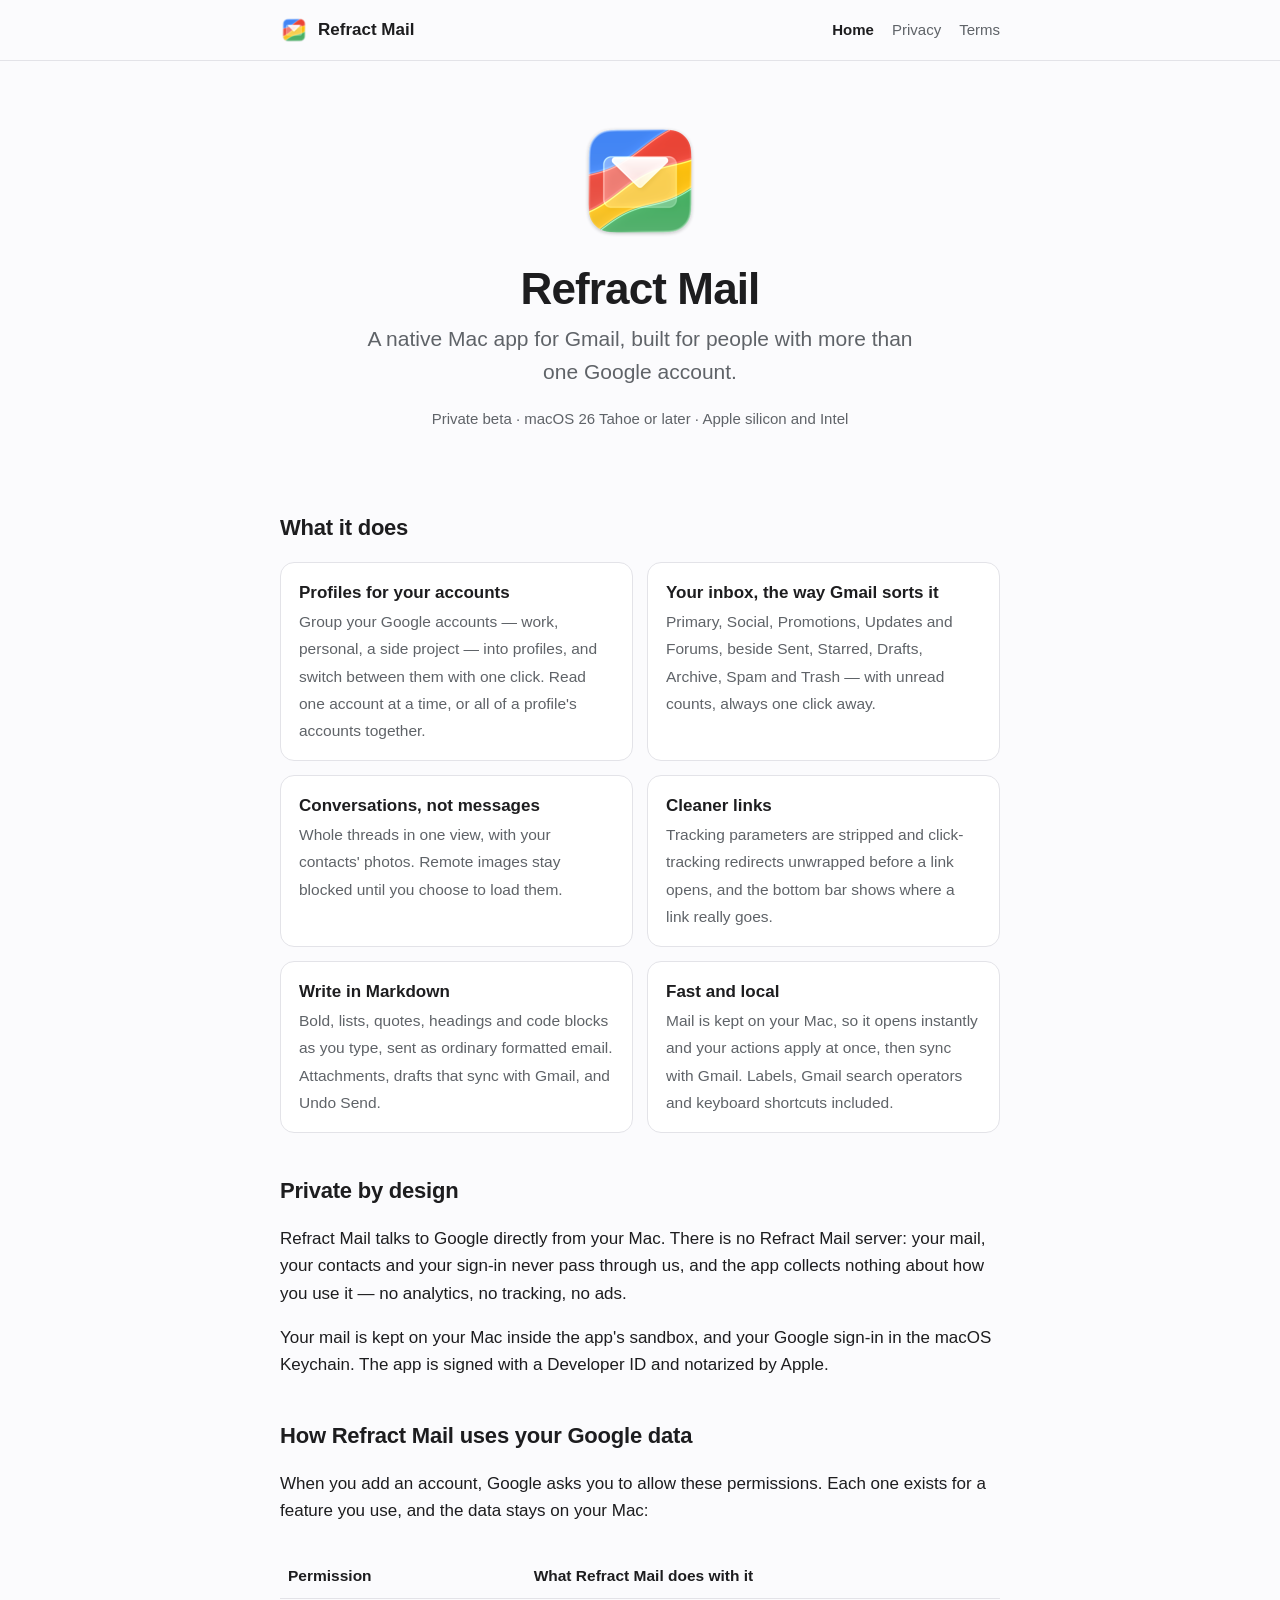
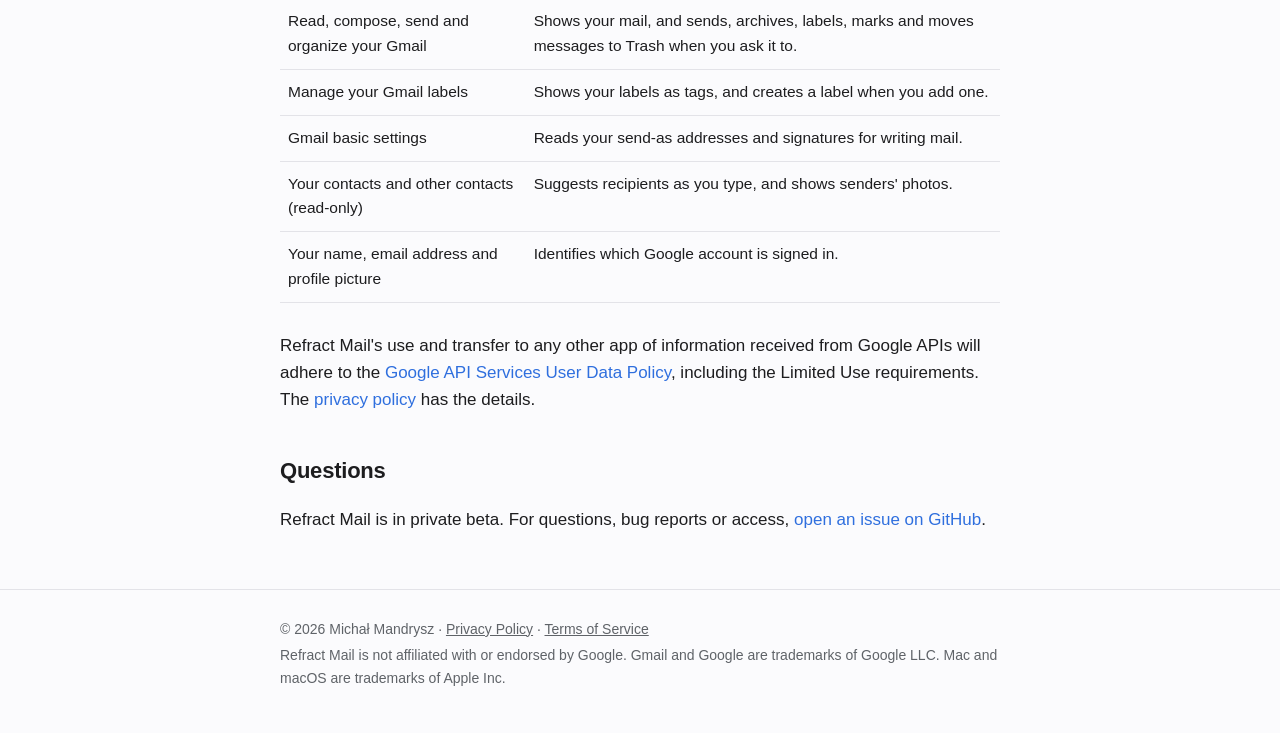
<file: index.html>
<!doctype html>
<html lang="en">
<head>
  <meta charset="utf-8">
  <meta name="viewport" content="width=device-width, initial-scale=1">
  <title>Refract Mail — Gmail, native on your Mac</title>
  <meta name="description" content="Refract Mail is a native macOS app for Gmail, built for people with more than one Google account. Your mail goes straight from Google to your Mac — there is no Refract Mail server.">
  <link rel="icon" type="image/png" href="assets/favicon.png">
  <link rel="stylesheet" href="style.css">
</head>
<body>
  <header class="site">
    <div class="wrap">
      <a class="brand" href="./"><img src="assets/favicon.png" alt="">Refract Mail</a>
      <nav>
        <a href="./" aria-current="page">Home</a>
        <a href="privacy/">Privacy</a>
        <a href="terms/">Terms</a>
      </nav>
    </div>
  </header>

  <main class="wrap">
    <section class="hero">
      <img src="assets/icon.png" alt="The Refract Mail app icon">
      <h1>Refract Mail</h1>
      <p class="lede">A native Mac app for Gmail, built for people with more than one Google account.</p>
      <p class="status">Private beta · macOS 26 Tahoe or later · Apple silicon and Intel</p>
    </section>

    <h2>What it does</h2>
    <ul class="features">
      <li><strong>Profiles for your accounts</strong><span>Group your Google accounts — work, personal, a side project — into profiles, and switch between them with one click. Read one account at a time, or all of a profile's accounts together.</span></li>
      <li><strong>Your inbox, the way Gmail sorts it</strong><span>Primary, Social, Promotions, Updates and Forums, beside Sent, Starred, Drafts, Archive, Spam and Trash — with unread counts, always one click away.</span></li>
      <li><strong>Conversations, not messages</strong><span>Whole threads in one view, with your contacts' photos. Remote images stay blocked until you choose to load them.</span></li>
      <li><strong>Cleaner links</strong><span>Tracking parameters are stripped and click-tracking redirects unwrapped before a link opens, and the bottom bar shows where a link really goes.</span></li>
      <li><strong>Write in Markdown</strong><span>Bold, lists, quotes, headings and code blocks as you type, sent as ordinary formatted email. Attachments, drafts that sync with Gmail, and Undo Send.</span></li>
      <li><strong>Fast and local</strong><span>Mail is kept on your Mac, so it opens instantly and your actions apply at once, then sync with Gmail. Labels, Gmail search operators and keyboard shortcuts included.</span></li>
    </ul>

    <h2>Private by design</h2>
    <p>Refract Mail talks to Google directly from your Mac. There is no Refract Mail server: your mail, your contacts and your sign-in never pass through us, and the app collects nothing about how you use it — no analytics, no tracking, no ads.</p>
    <p>Your mail is kept on your Mac inside the app's sandbox, and your Google sign-in in the macOS Keychain. The app is signed with a Developer ID and notarized by Apple.</p>

    <h2>How Refract Mail uses your Google data</h2>
    <p>When you add an account, Google asks you to allow these permissions. Each one exists for a feature you use, and the data stays on your Mac:</p>
    <div class="table-scroll">
      <table>
        <thead><tr><th>Permission</th><th>What Refract Mail does with it</th></tr></thead>
        <tbody>
          <tr><td>Read, compose, send and organize your Gmail</td><td>Shows your mail, and sends, archives, labels, marks and moves messages to Trash when you ask it to.</td></tr>
          <tr><td>Manage your Gmail labels</td><td>Shows your labels as tags, and creates a label when you add one.</td></tr>
          <tr><td>Gmail basic settings</td><td>Reads your send-as addresses and signatures for writing mail.</td></tr>
          <tr><td>Your contacts and other contacts (read-only)</td><td>Suggests recipients as you type, and shows senders' photos.</td></tr>
          <tr><td>Your name, email address and profile picture</td><td>Identifies which Google account is signed in.</td></tr>
        </tbody>
      </table>
    </div>
    <p>Refract Mail's use and transfer to any other app of information received from Google APIs will adhere to the <a href="https://developers.google.com/terms/api-services-user-data-policy">Google API Services User Data Policy</a>, including the Limited Use requirements. The <a href="privacy/">privacy policy</a> has the details.</p>

    <h2>Questions</h2>
    <p>Refract Mail is in private beta. For questions, bug reports or access, <a href="https://github.com/masteranza/refractmail/issues">open an issue on GitHub</a>.</p>
  </main>

  <footer class="site">
    <div class="wrap">
      <p>© 2026 Michał Mandrysz · <a href="privacy/">Privacy Policy</a> · <a href="terms/">Terms of Service</a></p>
      <p>Refract Mail is not affiliated with or endorsed by Google. Gmail and Google are trademarks of Google LLC. Mac and macOS are trademarks of Apple Inc.</p>
    </div>
  </footer>
</body>
</html>
</file>
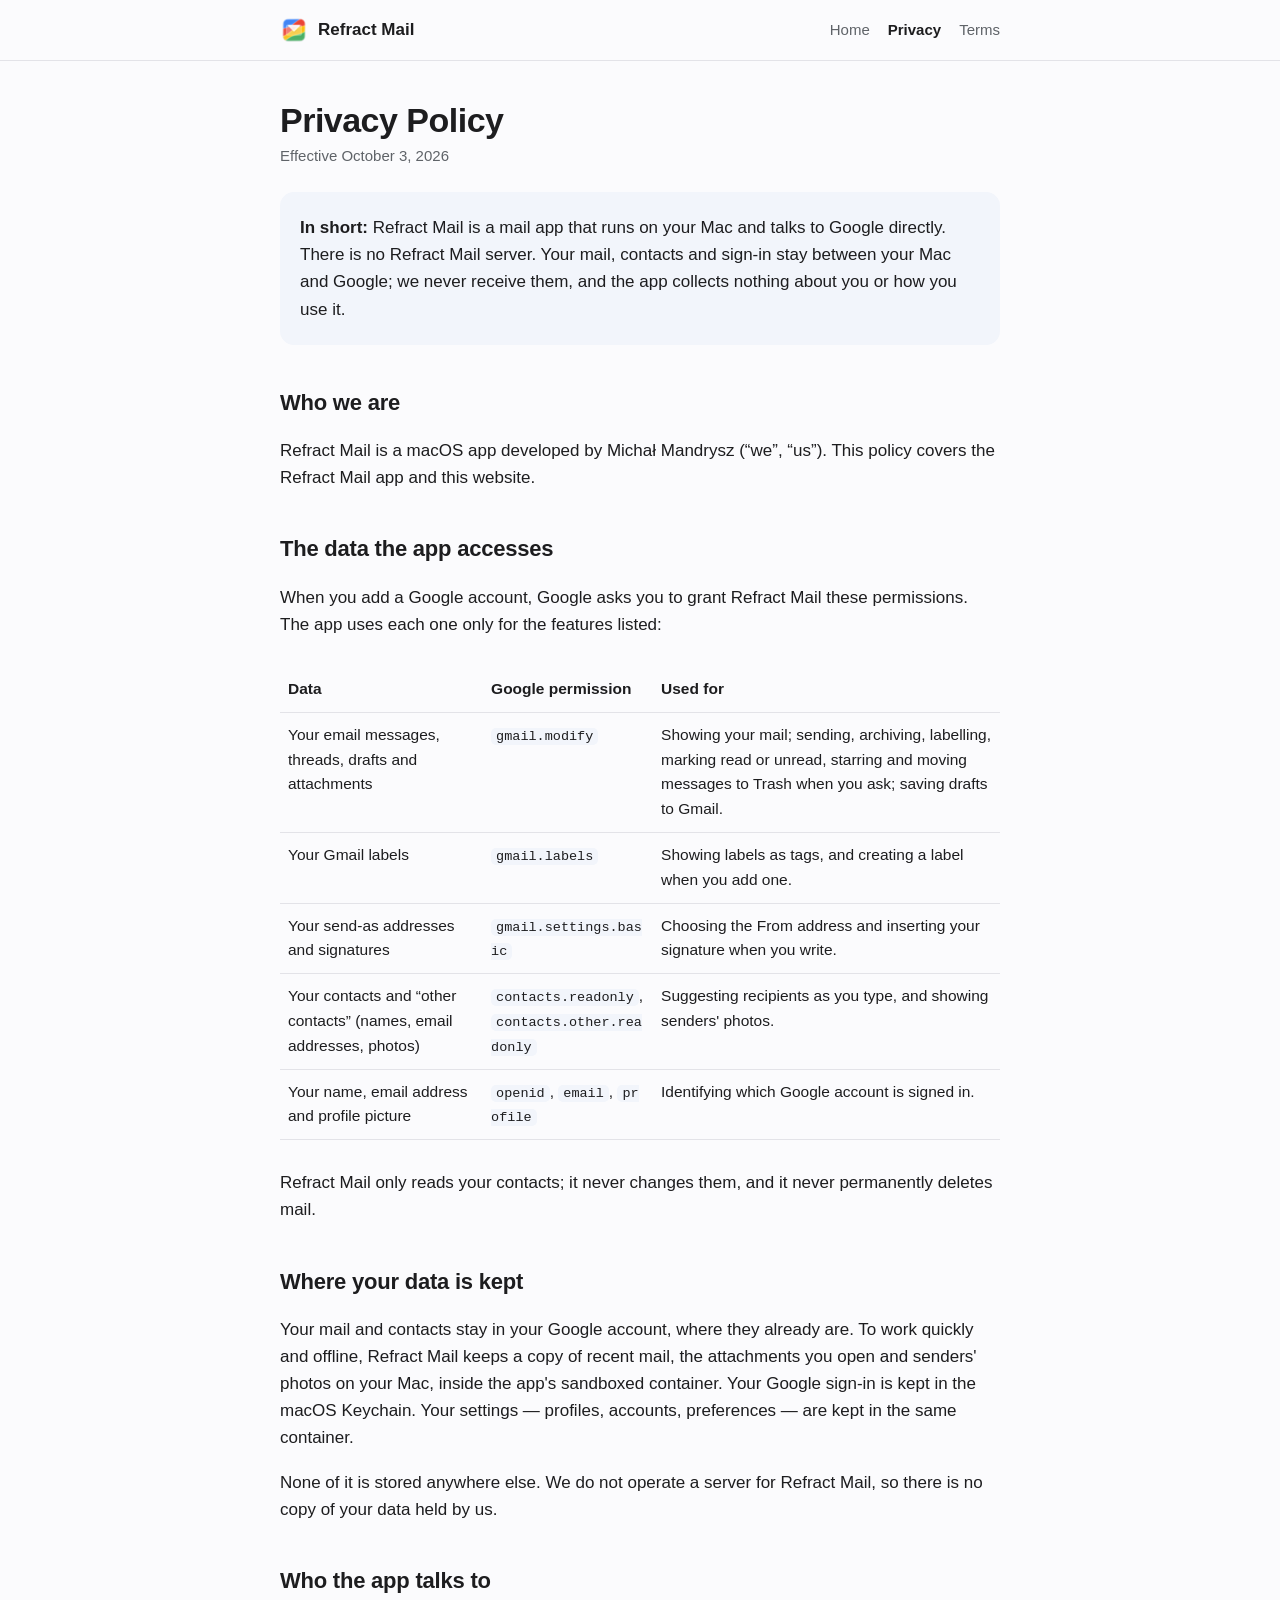
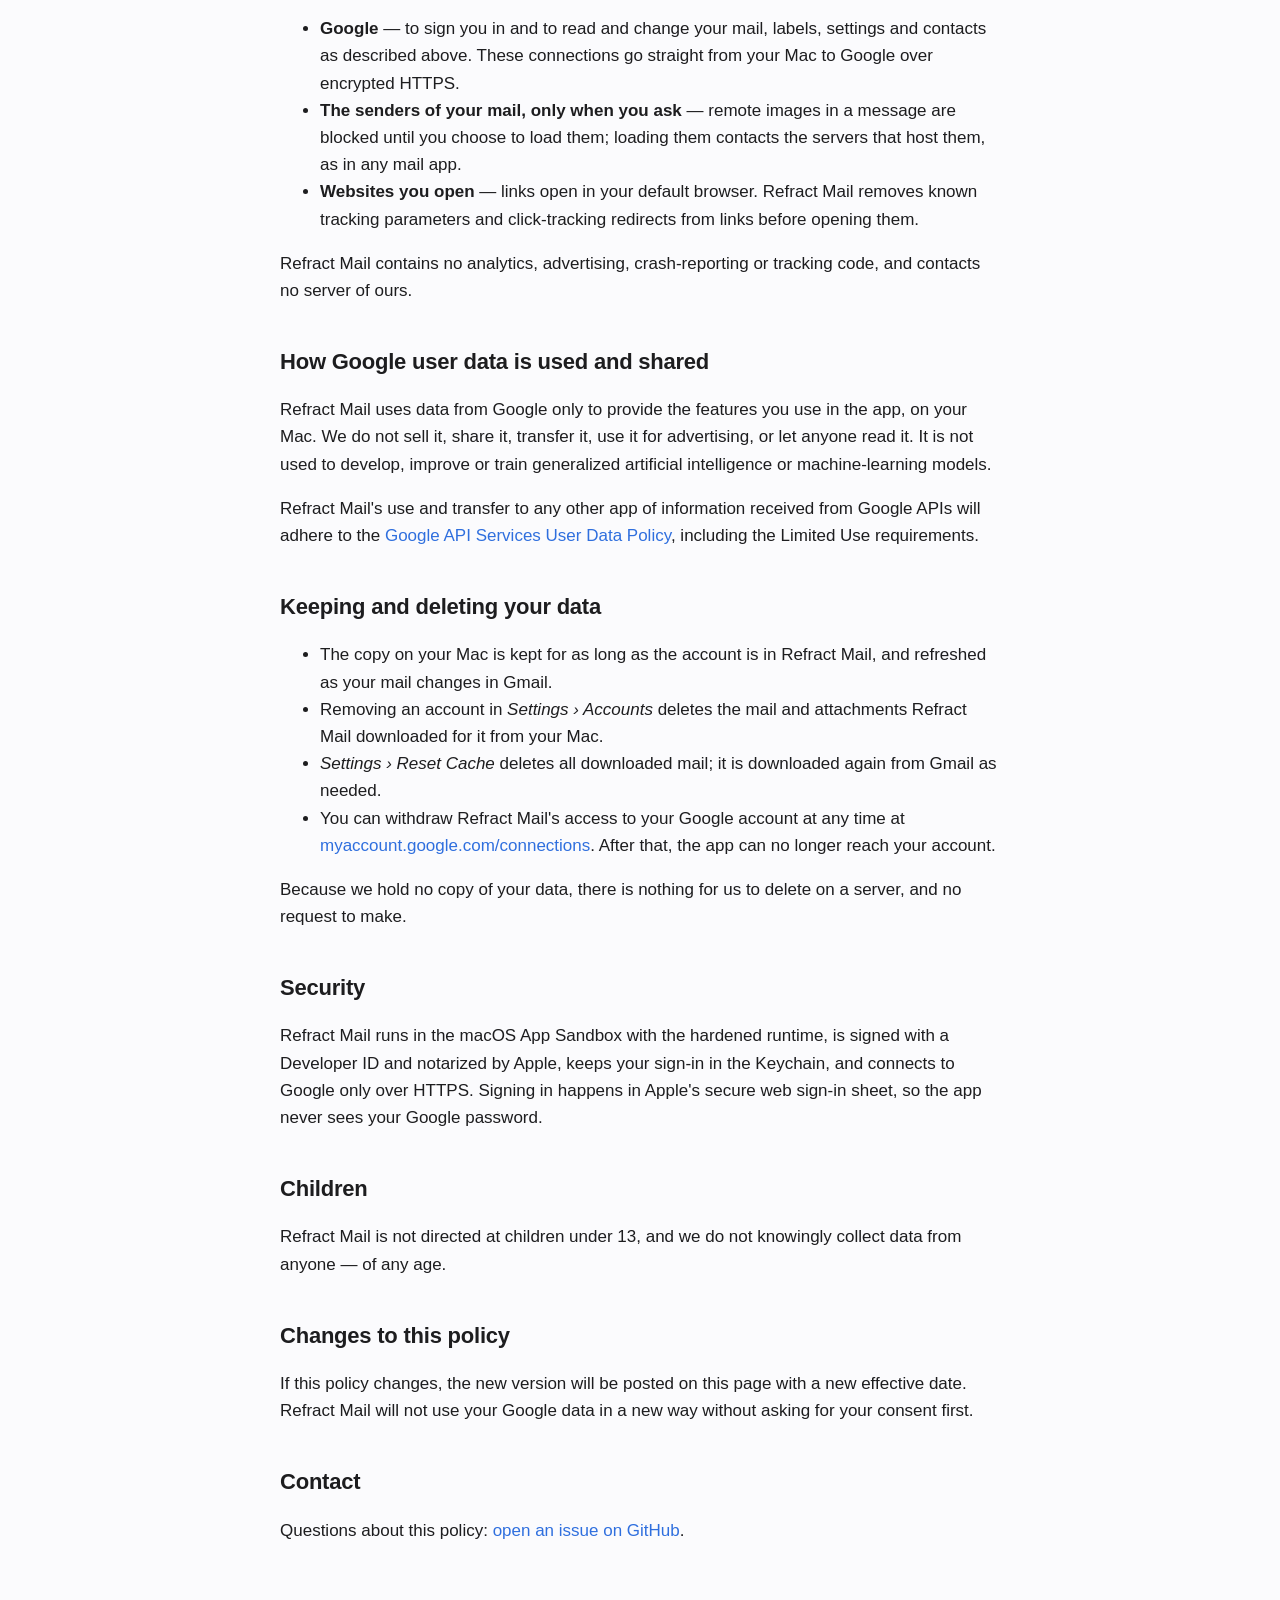
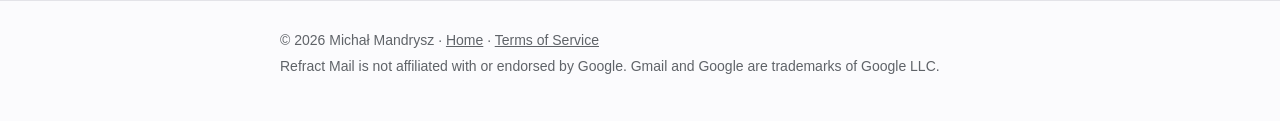
<file: privacy/index.html>
<!doctype html>
<html lang="en">
<head>
  <meta charset="utf-8">
  <meta name="viewport" content="width=device-width, initial-scale=1">
  <title>Privacy Policy — Refract Mail</title>
  <meta name="description" content="How Refract Mail, a native macOS app for Gmail, handles your Google data: on your Mac, with no Refract Mail server.">
  <link rel="icon" type="image/png" href="../assets/favicon.png">
  <link rel="stylesheet" href="../style.css">
</head>
<body>
  <header class="site">
    <div class="wrap">
      <a class="brand" href="../"><img src="../assets/favicon.png" alt="">Refract Mail</a>
      <nav>
        <a href="../">Home</a>
        <a href="./" aria-current="page">Privacy</a>
        <a href="../terms/">Terms</a>
      </nav>
    </div>
  </header>

  <main class="wrap">
    <h1>Privacy Policy</h1>
    <p class="updated">Effective October 3, 2026</p>

    <div class="note">
      <p><strong>In short:</strong> Refract Mail is a mail app that runs on your Mac and talks to Google directly. There is no Refract Mail server. Your mail, contacts and sign-in stay between your Mac and Google; we never receive them, and the app collects nothing about you or how you use it.</p>
    </div>

    <h2>Who we are</h2>
    <p>Refract Mail is a macOS app developed by Michał Mandrysz (“we”, “us”). This policy covers the Refract Mail app and this website.</p>

    <h2>The data the app accesses</h2>
    <p>When you add a Google account, Google asks you to grant Refract Mail these permissions. The app uses each one only for the features listed:</p>
    <div class="table-scroll">
      <table>
        <thead><tr><th>Data</th><th>Google permission</th><th>Used for</th></tr></thead>
        <tbody>
          <tr>
            <td>Your email messages, threads, drafts and attachments</td>
            <td><code>gmail.modify</code></td>
            <td>Showing your mail; sending, archiving, labelling, marking read or unread, starring and moving messages to Trash when you ask; saving drafts to Gmail.</td>
          </tr>
          <tr>
            <td>Your Gmail labels</td>
            <td><code>gmail.labels</code></td>
            <td>Showing labels as tags, and creating a label when you add one.</td>
          </tr>
          <tr>
            <td>Your send-as addresses and signatures</td>
            <td><code>gmail.settings.basic</code></td>
            <td>Choosing the From address and inserting your signature when you write.</td>
          </tr>
          <tr>
            <td>Your contacts and “other contacts” (names, email addresses, photos)</td>
            <td><code>contacts.readonly</code>, <code>contacts.other.readonly</code></td>
            <td>Suggesting recipients as you type, and showing senders' photos.</td>
          </tr>
          <tr>
            <td>Your name, email address and profile picture</td>
            <td><code>openid</code>, <code>email</code>, <code>profile</code></td>
            <td>Identifying which Google account is signed in.</td>
          </tr>
        </tbody>
      </table>
    </div>
    <p>Refract Mail only reads your contacts; it never changes them, and it never permanently deletes mail.</p>

    <h2>Where your data is kept</h2>
    <p>Your mail and contacts stay in your Google account, where they already are. To work quickly and offline, Refract Mail keeps a copy of recent mail, the attachments you open and senders' photos on your Mac, inside the app's sandboxed container. Your Google sign-in is kept in the macOS Keychain. Your settings — profiles, accounts, preferences — are kept in the same container.</p>
    <p>None of it is stored anywhere else. We do not operate a server for Refract Mail, so there is no copy of your data held by us.</p>

    <h2>Who the app talks to</h2>
    <ul>
      <li><strong>Google</strong> — to sign you in and to read and change your mail, labels, settings and contacts as described above. These connections go straight from your Mac to Google over encrypted HTTPS.</li>
      <li><strong>The senders of your mail, only when you ask</strong> — remote images in a message are blocked until you choose to load them; loading them contacts the servers that host them, as in any mail app.</li>
      <li><strong>Websites you open</strong> — links open in your default browser. Refract Mail removes known tracking parameters and click-tracking redirects from links before opening them.</li>
    </ul>
    <p>Refract Mail contains no analytics, advertising, crash-reporting or tracking code, and contacts no server of ours.</p>

    <h2>How Google user data is used and shared</h2>
    <p>Refract Mail uses data from Google only to provide the features you use in the app, on your Mac. We do not sell it, share it, transfer it, use it for advertising, or let anyone read it. It is not used to develop, improve or train generalized artificial intelligence or machine-learning models.</p>
    <p>Refract Mail's use and transfer to any other app of information received from Google APIs will adhere to the <a href="https://developers.google.com/terms/api-services-user-data-policy">Google API Services User Data Policy</a>, including the Limited Use requirements.</p>

    <h2>Keeping and deleting your data</h2>
    <ul>
      <li>The copy on your Mac is kept for as long as the account is in Refract Mail, and refreshed as your mail changes in Gmail.</li>
      <li>Removing an account in <em>Settings › Accounts</em> deletes the mail and attachments Refract Mail downloaded for it from your Mac.</li>
      <li><em>Settings › Reset Cache</em> deletes all downloaded mail; it is downloaded again from Gmail as needed.</li>
      <li>You can withdraw Refract Mail's access to your Google account at any time at <a href="https://myaccount.google.com/connections">myaccount.google.com/connections</a>. After that, the app can no longer reach your account.</li>
    </ul>
    <p>Because we hold no copy of your data, there is nothing for us to delete on a server, and no request to make.</p>

    <h2>Security</h2>
    <p>Refract Mail runs in the macOS App Sandbox with the hardened runtime, is signed with a Developer ID and notarized by Apple, keeps your sign-in in the Keychain, and connects to Google only over HTTPS. Signing in happens in Apple's secure web sign-in sheet, so the app never sees your Google password.</p>

    <h2>Children</h2>
    <p>Refract Mail is not directed at children under 13, and we do not knowingly collect data from anyone — of any age.</p>

    <h2>Changes to this policy</h2>
    <p>If this policy changes, the new version will be posted on this page with a new effective date. Refract Mail will not use your Google data in a new way without asking for your consent first.</p>

    <h2>Contact</h2>
    <p>Questions about this policy: <a href="https://github.com/masteranza/refractmail/issues">open an issue on GitHub</a>.</p>
  </main>

  <footer class="site">
    <div class="wrap">
      <p>© 2026 Michał Mandrysz · <a href="../">Home</a> · <a href="../terms/">Terms of Service</a></p>
      <p>Refract Mail is not affiliated with or endorsed by Google. Gmail and Google are trademarks of Google LLC.</p>
    </div>
  </footer>
</body>
</html>
</file>
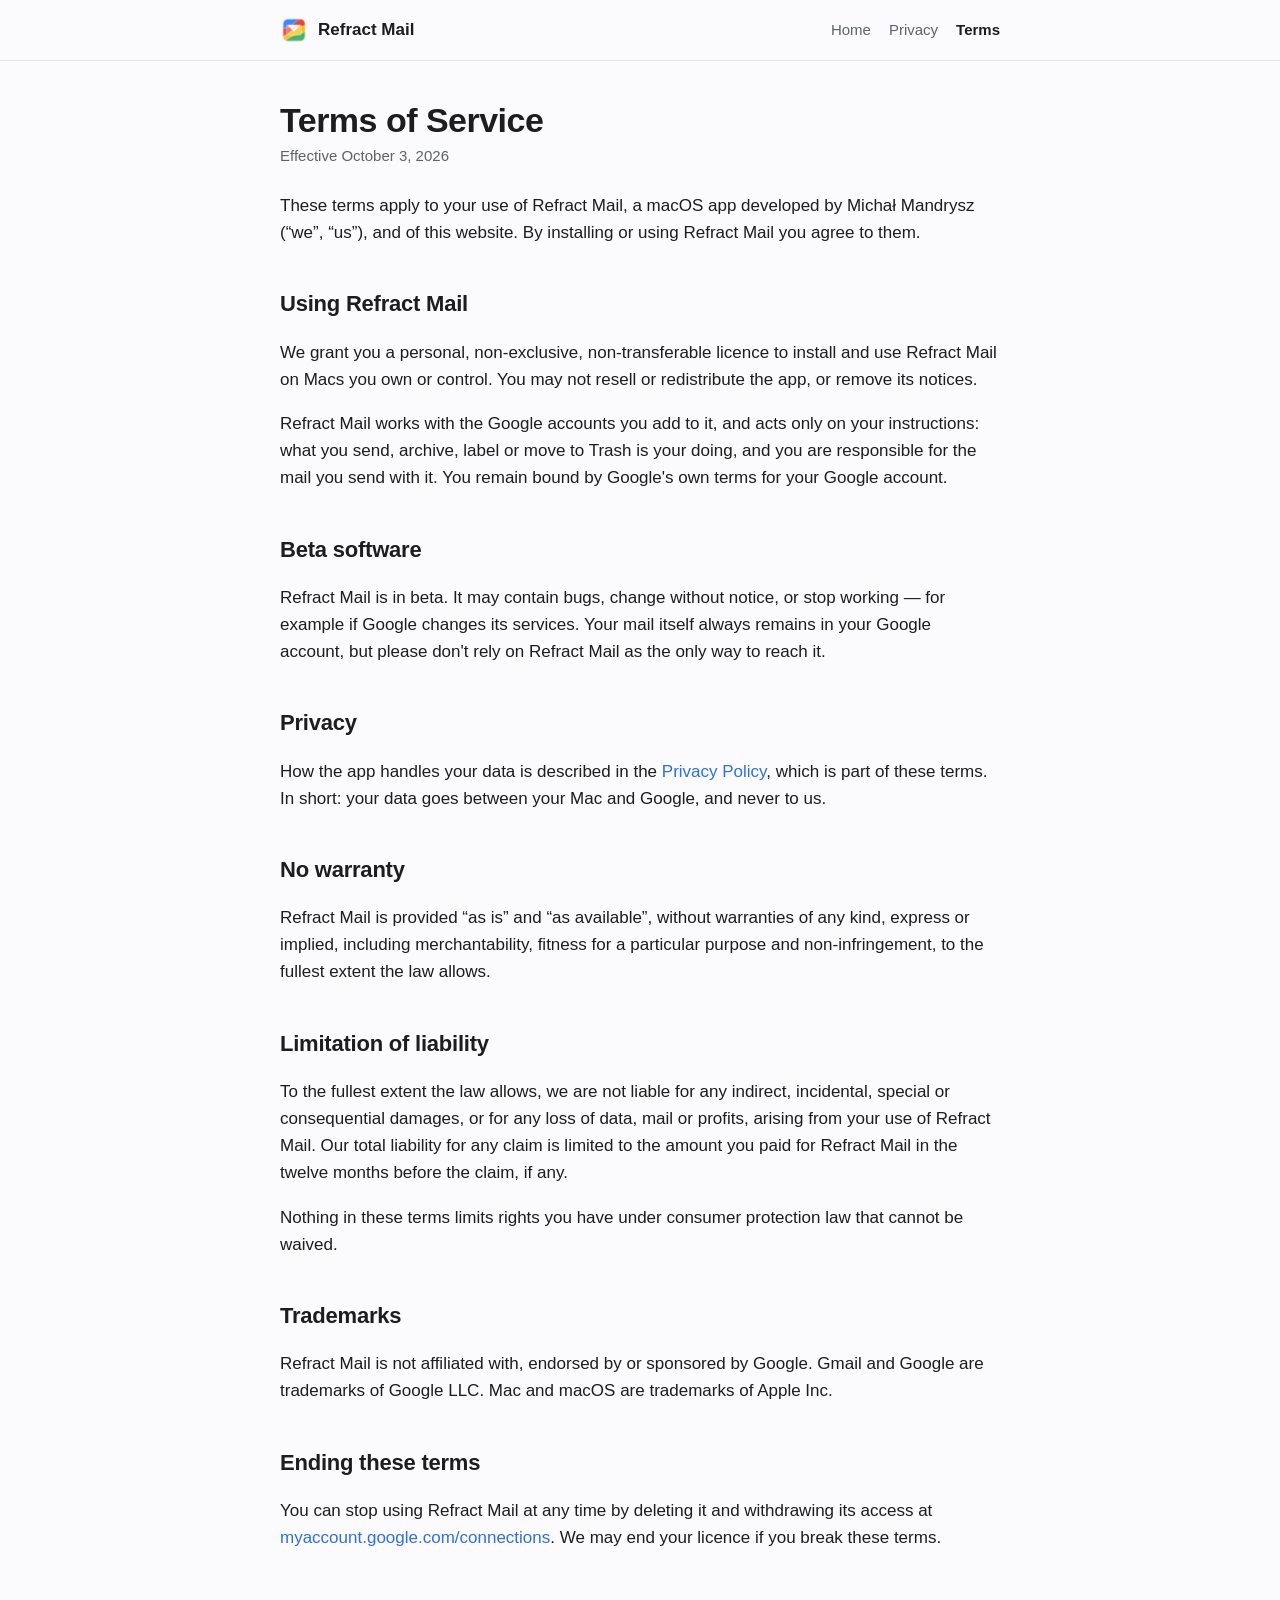
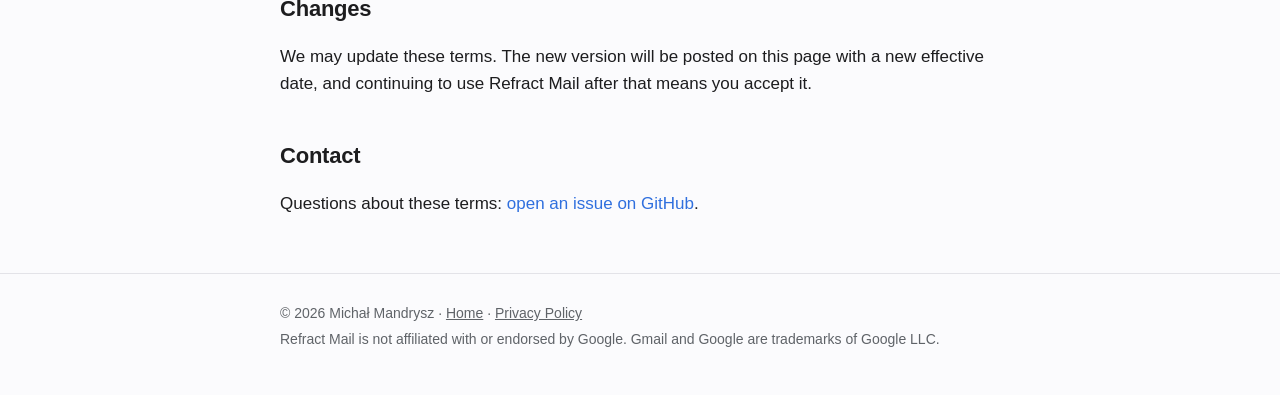
<file: terms/index.html>
<!doctype html>
<html lang="en">
<head>
  <meta charset="utf-8">
  <meta name="viewport" content="width=device-width, initial-scale=1">
  <title>Terms of Service — Refract Mail</title>
  <meta name="description" content="The terms for using Refract Mail, a native macOS app for Gmail.">
  <link rel="icon" type="image/png" href="../assets/favicon.png">
  <link rel="stylesheet" href="../style.css">
</head>
<body>
  <header class="site">
    <div class="wrap">
      <a class="brand" href="../"><img src="../assets/favicon.png" alt="">Refract Mail</a>
      <nav>
        <a href="../">Home</a>
        <a href="../privacy/">Privacy</a>
        <a href="./" aria-current="page">Terms</a>
      </nav>
    </div>
  </header>

  <main class="wrap">
    <h1>Terms of Service</h1>
    <p class="updated">Effective October 3, 2026</p>

    <p>These terms apply to your use of Refract Mail, a macOS app developed by Michał Mandrysz (“we”, “us”), and of this website. By installing or using Refract Mail you agree to them.</p>

    <h2>Using Refract Mail</h2>
    <p>We grant you a personal, non-exclusive, non-transferable licence to install and use Refract Mail on Macs you own or control. You may not resell or redistribute the app, or remove its notices.</p>
    <p>Refract Mail works with the Google accounts you add to it, and acts only on your instructions: what you send, archive, label or move to Trash is your doing, and you are responsible for the mail you send with it. You remain bound by Google's own terms for your Google account.</p>

    <h2>Beta software</h2>
    <p>Refract Mail is in beta. It may contain bugs, change without notice, or stop working — for example if Google changes its services. Your mail itself always remains in your Google account, but please don't rely on Refract Mail as the only way to reach it.</p>

    <h2>Privacy</h2>
    <p>How the app handles your data is described in the <a href="../privacy/">Privacy Policy</a>, which is part of these terms. In short: your data goes between your Mac and Google, and never to us.</p>

    <h2>No warranty</h2>
    <p>Refract Mail is provided “as is” and “as available”, without warranties of any kind, express or implied, including merchantability, fitness for a particular purpose and non-infringement, to the fullest extent the law allows.</p>

    <h2>Limitation of liability</h2>
    <p>To the fullest extent the law allows, we are not liable for any indirect, incidental, special or consequential damages, or for any loss of data, mail or profits, arising from your use of Refract Mail. Our total liability for any claim is limited to the amount you paid for Refract Mail in the twelve months before the claim, if any.</p>
    <p>Nothing in these terms limits rights you have under consumer protection law that cannot be waived.</p>

    <h2>Trademarks</h2>
    <p>Refract Mail is not affiliated with, endorsed by or sponsored by Google. Gmail and Google are trademarks of Google LLC. Mac and macOS are trademarks of Apple Inc.</p>

    <h2>Ending these terms</h2>
    <p>You can stop using Refract Mail at any time by deleting it and withdrawing its access at <a href="https://myaccount.google.com/connections">myaccount.google.com/connections</a>. We may end your licence if you break these terms.</p>

    <h2>Changes</h2>
    <p>We may update these terms. The new version will be posted on this page with a new effective date, and continuing to use Refract Mail after that means you accept it.</p>

    <h2>Contact</h2>
    <p>Questions about these terms: <a href="https://github.com/masteranza/refractmail/issues">open an issue on GitHub</a>.</p>
  </main>

  <footer class="site">
    <div class="wrap">
      <p>© 2026 Michał Mandrysz · <a href="../">Home</a> · <a href="../privacy/">Privacy Policy</a></p>
      <p>Refract Mail is not affiliated with or endorsed by Google. Gmail and Google are trademarks of Google LLC.</p>
    </div>
  </footer>
</body>
</html>
</file>
<file: style.css>
:root {
  --bg: #fbfbfd;
  --surface: #ffffff;
  --text: #1d1d1f;
  --muted: #5f6368;
  --line: #e3e3e8;
  --accent: #2f6fde;
  --note-bg: #f2f5fb;
  color-scheme: light dark;
}

@media (prefers-color-scheme: dark) {
  :root {
    --bg: #111114;
    --surface: #1a1a1f;
    --text: #ececf1;
    --muted: #a3a3ad;
    --line: #2c2c33;
    --accent: #7aa7ff;
    --note-bg: #1b2130;
  }
}

* { box-sizing: border-box; }

html { -webkit-text-size-adjust: 100%; }

body {
  margin: 0;
  background: var(--bg);
  color: var(--text);
  font: 17px/1.6 -apple-system, BlinkMacSystemFont, "SF Pro Text", "Helvetica Neue", Helvetica, Arial, sans-serif;
}

a { color: var(--accent); text-decoration: none; }
a:hover { text-decoration: underline; }

.wrap { max-width: 760px; margin: 0 auto; padding: 0 20px; }

header.site {
  border-bottom: 1px solid var(--line);
}
header.site .wrap {
  display: flex;
  align-items: center;
  justify-content: space-between;
  gap: 16px;
  min-height: 60px;
}
header.site .brand {
  display: flex;
  align-items: center;
  gap: 10px;
  color: var(--text);
  font-weight: 600;
}
header.site .brand img { width: 28px; height: 28px; }
header.site nav { display: flex; gap: 18px; font-size: 15px; }
header.site nav a { color: var(--muted); }
header.site nav a[aria-current="page"] { color: var(--text); font-weight: 600; }

.hero { text-align: center; padding: 56px 0 24px; }
.hero img { width: 128px; height: 128px; }
.hero h1 { font-size: 44px; line-height: 1.1; margin: 12px 0 8px; letter-spacing: -0.02em; }
.hero .lede { font-size: 21px; color: var(--muted); margin: 0 auto; max-width: 560px; }
.hero .status { margin-top: 18px; font-size: 15px; color: var(--muted); }

main h1 { font-size: 34px; line-height: 1.15; margin: 40px 0 4px; letter-spacing: -0.015em; }
main h2 { font-size: 22px; margin: 40px 0 10px; letter-spacing: -0.01em; }
main h3 { font-size: 18px; margin: 24px 0 6px; }
.updated { color: var(--muted); font-size: 15px; margin: 0 0 24px; }

.features { display: grid; gap: 14px; grid-template-columns: 1fr; padding: 0; list-style: none; }
@media (min-width: 640px) { .features { grid-template-columns: 1fr 1fr; } }
.features li {
  background: var(--surface);
  border: 1px solid var(--line);
  border-radius: 14px;
  padding: 16px 18px;
}
.features strong { display: block; margin-bottom: 2px; }
.features span { color: var(--muted); font-size: 15.5px; }

.note {
  background: var(--note-bg);
  border-radius: 14px;
  padding: 16px 20px;
  margin: 20px 0;
}
.note p { margin: 6px 0; }

table { width: 100%; border-collapse: collapse; font-size: 15.5px; margin: 12px 0; }
th, td { text-align: left; vertical-align: top; padding: 10px 8px; border-bottom: 1px solid var(--line); }
th { font-weight: 600; }
td code { font-size: 13.5px; word-break: break-all; }
.table-scroll { overflow-x: auto; }

code {
  font-family: ui-monospace, "SF Mono", Menlo, monospace;
  font-size: 0.88em;
  background: var(--note-bg);
  border-radius: 5px;
  padding: 1px 5px;
}

footer.site {
  border-top: 1px solid var(--line);
  margin-top: 56px;
  padding: 24px 0 40px;
  color: var(--muted);
  font-size: 14px;
}
footer.site p { margin: 4px 0; }
footer.site a { color: var(--muted); text-decoration: underline; }
</file>
